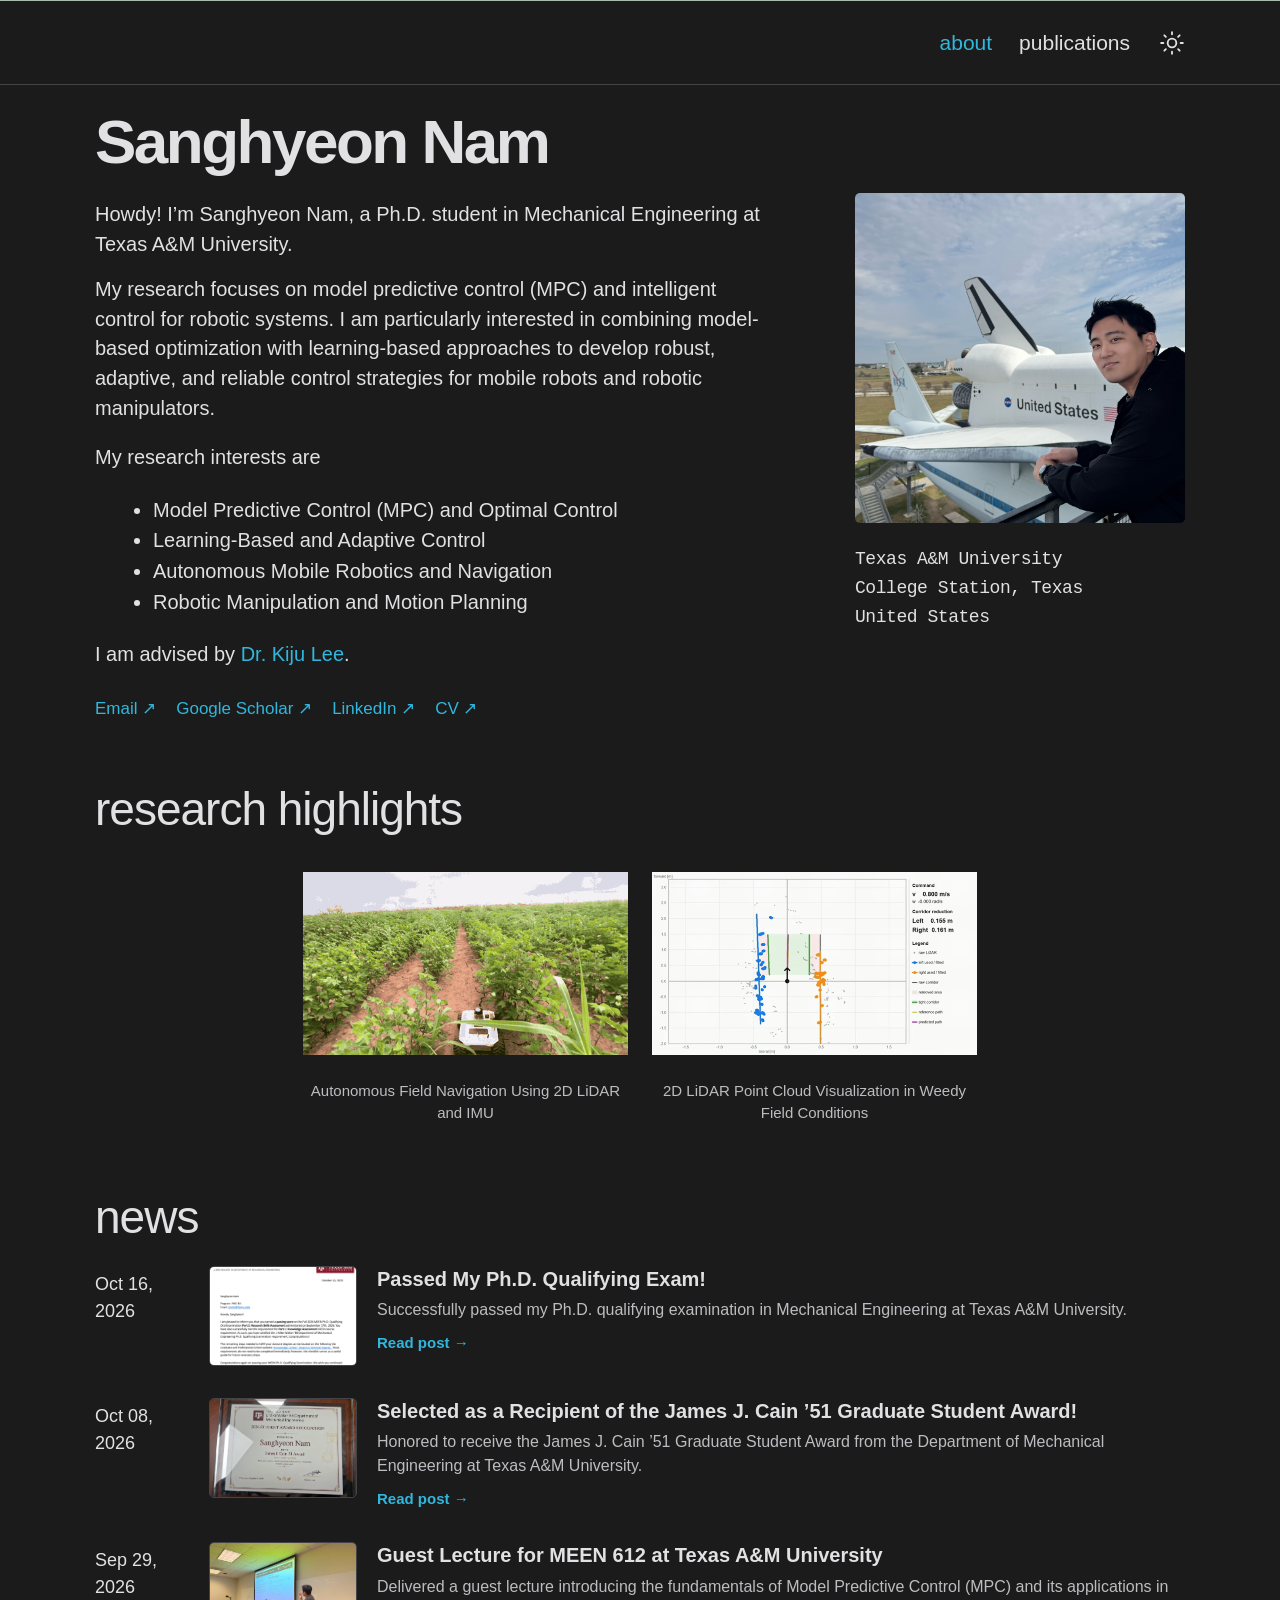
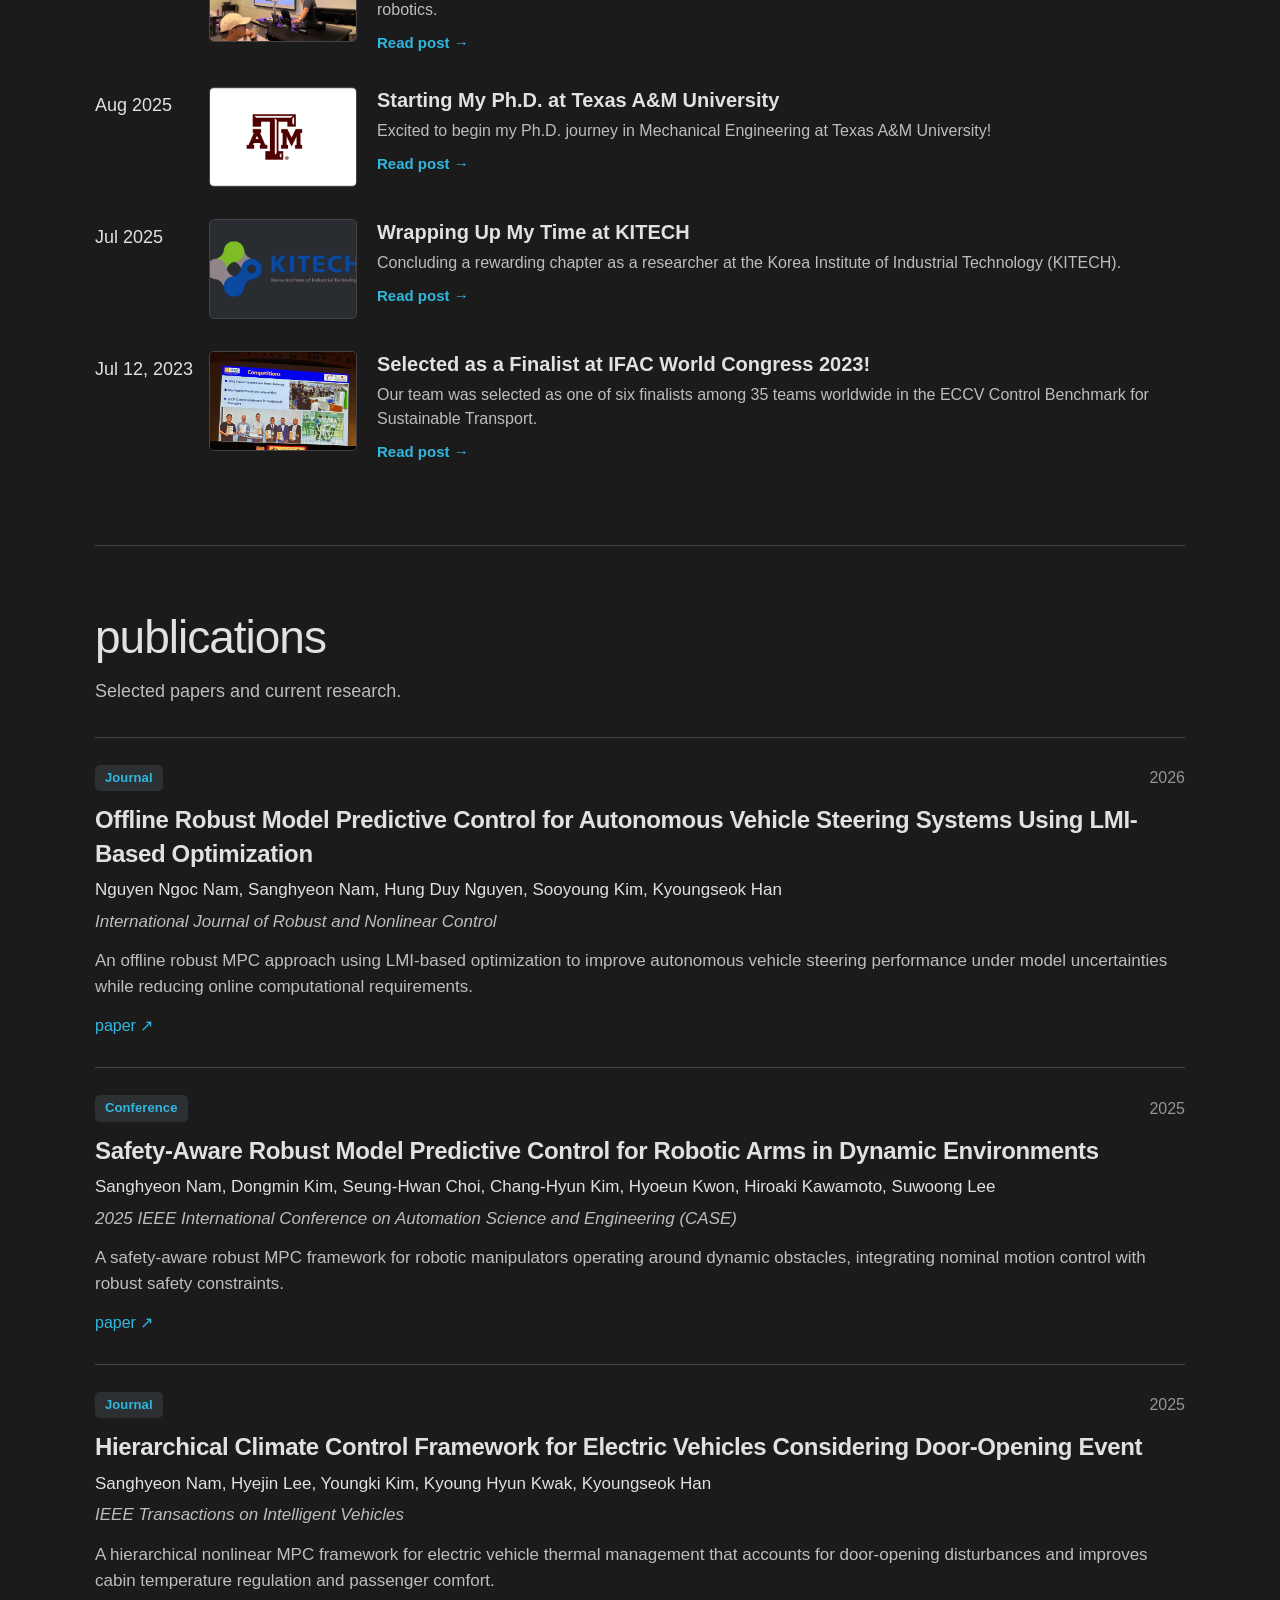
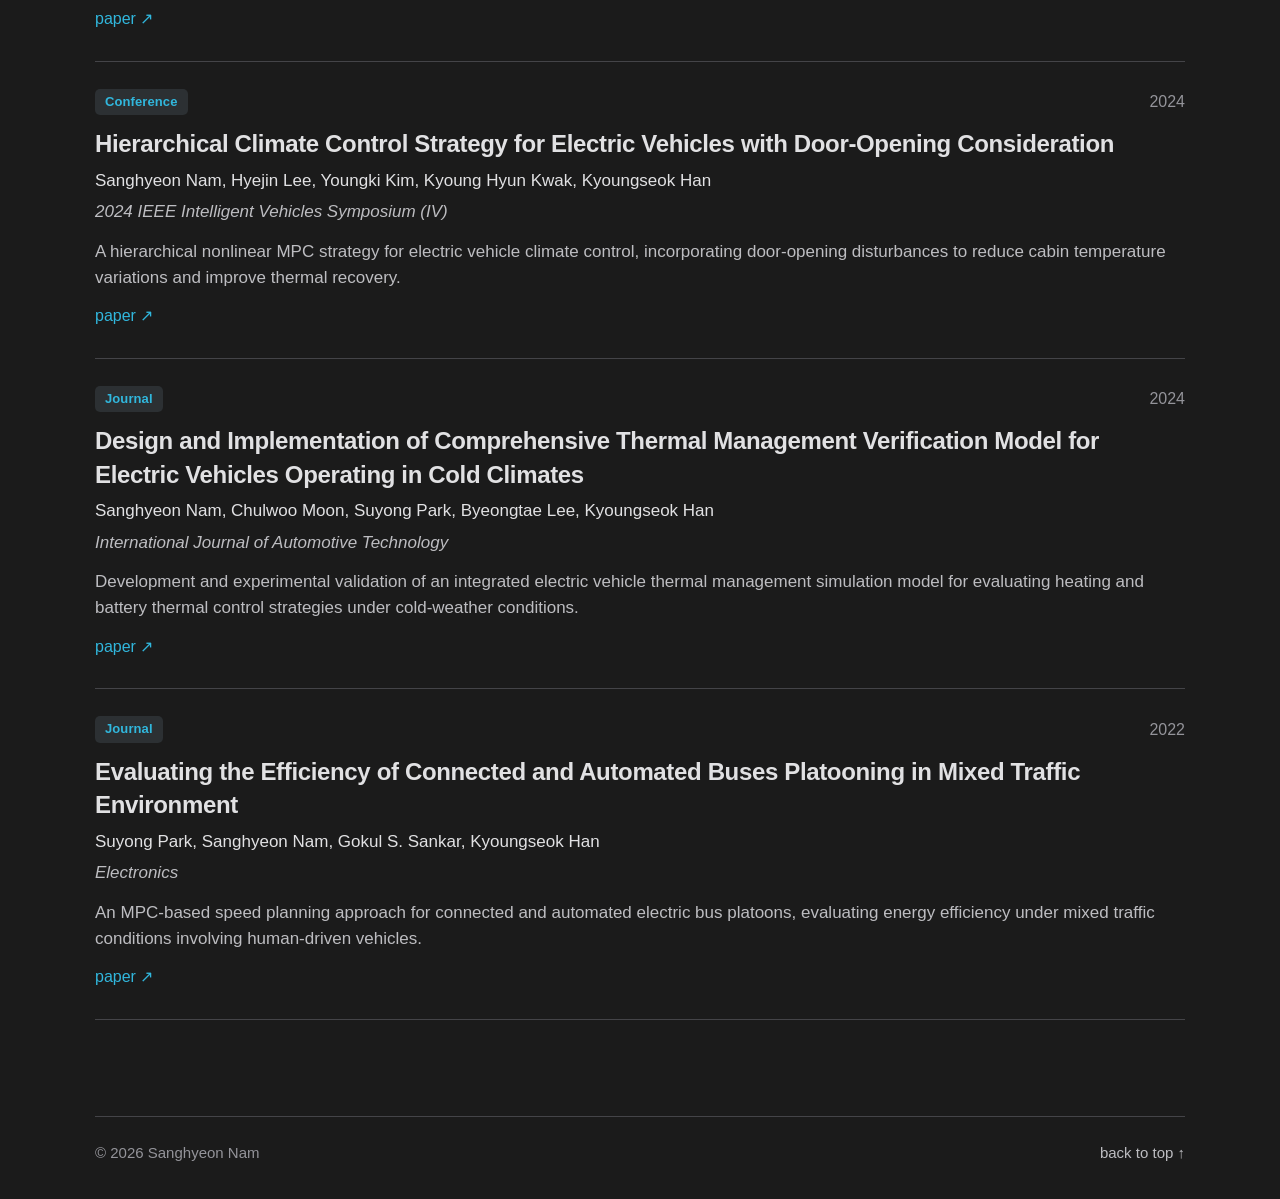
<file: index.html>
<!doctype html>
<html lang="en" data-theme="dark">
<head>
  <meta charset="utf-8">
  <meta name="viewport" content="width=device-width, initial-scale=1">
  <meta name="color-scheme" content="dark light">
  <meta name="theme-color" content="#1b1b1b">
  <meta name="description" content="Sanghyeon Nam — robotics researcher at Texas A&M University. Research, news, and publications.">
  <title>Sanghyeon Nam · Robotics Researcher</title>
  <link rel="icon" href="assets/favicon.svg" type="image/svg+xml">
  <link rel="stylesheet" href="styles.css">
  <script>
    document.addEventListener("DOMContentLoaded", () => {
      const version = Date.now();
  
      const dataScript = document.createElement("script");
      dataScript.src = "site-data.js?v=" + version;
  
      dataScript.onload = () => {
        const appScript = document.createElement("script");
        appScript.src = "script.js?v=" + version;
        document.body.appendChild(appScript);
      };
  
      document.body.appendChild(dataScript);
    });
  </script>
</head>
<body>
  <a class="skip-link" href="#about">Skip to content</a>
  <header class="site-header">
    <nav class="navigation shell" aria-label="Main navigation">
      <a href="#about" class="nav-link is-active" data-nav="about" aria-current="page">about</a>
      <a href="#publications" class="nav-link" data-nav="publications">publications</a>
      <button class="theme-toggle" id="theme-toggle" type="button" aria-label="Switch to light theme" title="Toggle color theme">
        <svg class="sun-icon" viewBox="0 0 24 24" width="26" height="26" fill="none" stroke="currentColor" stroke-width="1.7" stroke-linecap="round" stroke-linejoin="round" aria-hidden="true"><circle cx="12" cy="12" r="4"></circle><path d="M12 2v2m0 16v2M4.93 4.93l1.42 1.42m11.3 11.3 1.42 1.42M2 12h2m16 0h2M4.93 19.07l1.42-1.42m11.3-11.3 1.42-1.42"></path></svg>
        <svg class="moon-icon" viewBox="0 0 24 24" width="25" height="25" fill="none" stroke="currentColor" stroke-width="1.7" stroke-linecap="round" stroke-linejoin="round" aria-hidden="true"><path d="M20.2 15.5A8.8 8.8 0 0 1 8.5 3.8 8.8 8.8 0 1 0 20.2 15.5Z"></path></svg>
      </button>
    </nav>
  </header>

  <main class="shell">
    <section class="about-section" id="about" aria-labelledby="name-heading">
      <h1 class="hero-title" id="name-heading"><strong id="first-name">Sanghyeon</strong> <span id="last-name">Nam</span></h1>

      <div class="about-grid">
        <div class="about-copy">
          <div id="intro-copy" class="intro-copy"></div>
          <div class="interests">
            <p class="interests-label">My research interests are</p>
            <ul id="research-interests"></ul>
          </div>
          <p class="advisor" id="advisor" hidden></p>
          <div id="social-links" class="social-links" aria-label="Profile links"></div>
        </div>

        <aside class="profile-card" aria-label="Profile information">
          <div class="portrait-wrapper">
            <img id="profile-photo" src="assets/portrait-placeholder.svg" alt="Profile portrait placeholder" width="340" height="340">
          </div>
          <div class="profile-meta" id="profile-meta">
            <span>Texas A&amp;M University</span>
            <span>College Station, Texas</span>
          </div>
        </aside>
      </div>

      
      <!-- Research Highlights -->
      <style>
        .research-highlights {
          margin-top: 60px;
          margin-bottom: 65px;
        }
      
        .research-gif-grid {
          display: flex;
          justify-content: center;
          flex-wrap: wrap;
          gap: 24px;
        }
      
        .research-gif-item {
          flex: 0 1 325px;
          max-width: 100%;
          margin: 0;
          text-align: center;
        }
      
        .research-gif-item img {
          display: block;
          width: 100%;
          height: 210px;
          object-fit: contain;
          border-radius: 5px;
        }
      
        .research-gif-item figcaption {
          margin-top: 12px;
          font-size: 15px;
          color: var(--subtext);
        }
      </style>
      
      
      <section class="research-highlights">
        <h2 class="section-heading">research highlights</h2>
      
        <div class="research-gif-grid">
      
          <figure class="research-gif-item">
            <img
              src="assets/Sparse_full.gif"
              alt="Field navigation using only 2D LiDAR and IMU"
            >
            <figcaption>
              Autonomous Field Navigation Using 2D LiDAR and IMU
            </figcaption>
          </figure>
      
          <figure class="research-gif-item">
            <img
              src="assets/Cotton_Lidar_full.gif"
              alt="2D LiDAR point cloud visualization in weedy field conditions"
            >
            <figcaption>
              2D LiDAR Point Cloud Visualization in Weedy Field Conditions
            </figcaption>
          </figure>
      
        </div>
      </section>


     



      
      <section class="news-section" aria-labelledby="news-heading">
        <h2 class="section-heading" id="news-heading">news</h2>
        <div class="news-list" id="news-list"></div>
      </section>
    </section>

    <section class="publications-section" id="publications" aria-labelledby="publications-heading">
      <div class="section-rule"></div>
      <h2 class="section-heading" id="publications-heading">publications</h2>
      <p class="section-intro">Selected papers and current research.</p>
      <div class="publication-list" id="publication-list"></div>
    </section>

    <article id="news-post-page" class="news-post-page" aria-live="polite" hidden></article>
  </main>

  <footer class="site-footer shell">
    <span id="footer-text">© 2026 Sanghyeon Nam</span>
    <a href="#about">back to top <span aria-hidden="true">↑</span></a>
  </footer>
  <!-- Cloudflare Web Analytics --><script type='module' src='https://static.cloudflareinsights.com/beacon.min.js' data-cf-beacon='{"token": "39f2b07a0c9f444ca8e777038324b200"}'></script><!-- End Cloudflare Web Analytics -->
</body>
</html>
</file>
<file: styles.css>
:root {
  color-scheme: dark;
  --bg: #1b1b1b;
  --text: #e1e1e3;
  --subtext: #bdbdc1;
  --muted: #94949a;
  --border: #444448;
  --accent: #31b7dd;
  --hover: #80dbf4;
  --portrait: #292c30;
  --chip-bg: #2c3033;
  --focus: #8edfff;
}
:root[data-theme="light"] {
  color-scheme: light;
  --bg: #fbfbfa;
  --text: #282b31;
  --subtext: #41474e;
  --muted: #6d737b;
  --border: #dadddf;
  --accent: #007aa5;
  --hover: #005d86;
  --portrait: #e9ebec;
  --chip-bg: #eaf4f7;
  --focus: #006b91;
}
* { box-sizing: border-box; }
[hidden] { display: none !important; }
html { scroll-behavior: smooth; scroll-padding-top: 112px; }
body { margin: 0; background: var(--bg); color: var(--text); font-family: -apple-system, BlinkMacSystemFont, "Segoe UI", Roboto, Helvetica, Arial, sans-serif; -webkit-font-smoothing: antialiased; font-size: 20px; line-height: 1.48; transition: background .25s ease, color .25s ease; }
a { color: var(--accent); text-decoration: none; text-underline-offset: 4px; }
a:hover { color: var(--hover); }
a:focus-visible, button:focus-visible { outline: 2px solid var(--focus); outline-offset: 5px; border-radius: 3px; }
.shell { width: min(1090px, calc(100% - 72px)); margin: 0 auto; }
.skip-link { position: absolute; z-index: 100; top: -60px; left: 15px; padding: 10px 16px; background: var(--bg); border: 1px solid var(--accent); }
.skip-link:focus { top: 12px; }
.site-header { min-height: 84px; border-top: 1px solid #a9bdae; border-bottom: 1px solid var(--border); }
.navigation { min-height: 83px; display: flex; align-items: center; justify-content: flex-end; gap: 27px; }
.nav-link { color: var(--text); font-size: 21px; line-height: 1; transition: color .16s; }
.nav-link.is-active, .nav-link:hover { color: var(--accent); }
.theme-toggle { padding: 7px 0 7px 2px; color: var(--text); border: 0; background: none; cursor: pointer; display: grid; place-items: center; }
.theme-toggle:hover { color: var(--accent); }
.moon-icon { display: none; }
:root[data-theme="light"] .sun-icon { display: none; }
:root[data-theme="light"] .moon-icon { display: block; }
.about-section { padding-top: 18px; }
.hero-title { margin: 0 0 12px; font-size: clamp(43px, 5vw, 62px); font-weight: 400; line-height: 1.26; letter-spacing: -2.5px; }
.hero-title strong { font-weight: 750; }
.about-grid { display: grid; grid-template-columns: minmax(0, 1fr) 330px; gap: 76px; align-items: start; }
.about-copy { padding-top: 7px; min-width: 0; }
.intro-copy p { margin: 0 0 16px; }
.intro-copy p:last-child { margin-bottom: 0; }
.interests { margin-top: 20px; }
.interests-label { margin: 0 0 23px; }
.interests ul { margin: 0; padding-left: 58px; }
.interests li { padding-left: 0; margin: 0 0 1px; }
.advisor { margin: 23px 0 0; }
.social-links { margin-top: 26px; display: flex; flex-wrap: wrap; column-gap: 20px; row-gap: 6px; font-size: 17px; }
.social-links:empty { display: none; }
.social-links a { border-bottom: 1px solid transparent; }
.social-links a:hover { border-color: currentColor; }
.profile-card { padding-top: 0; }
.portrait-wrapper { width: 100%; aspect-ratio: 1/1; border-radius: 5px; background: var(--portrait); overflow: hidden; }
.portrait-wrapper img { display: block; width: 100%; height: 100%; object-fit: cover; }
.profile-meta { display: flex; flex-direction: column; margin-top: 22px; font-family: ui-monospace, SFMono-Regular, Menlo, Consolas, "Liberation Mono", monospace; font-size: 18px; line-height: 1.6; letter-spacing: -.45px; }
.news-section { margin-top: 53px; }
.section-heading { margin: 0 0 21px; font-size: 46px; font-weight: 400; line-height: 1.2; letter-spacing: -1px; }
/* ========================================================
   1. News overview and thumbnail links
   ======================================================== */
.news-list { display: flex; flex-direction: column; gap: 32px; }
.news-item { display: grid; grid-template-columns: 99px minmax(0, 1fr); column-gap: 15px; align-items: start; }
.news-date { color: var(--text); font-size: 18px; line-height: 1.5; font-weight: 500; padding-top: 5px; }
.news-story { display: flex; align-items: flex-start; gap: 20px; min-width: 0; color: inherit; }
.news-story-link { border-radius: 5px; }
.news-story-link:hover .news-title { color: var(--hover); }
.news-story-link:hover .news-thumb img { transform: scale(1.035); }
.news-thumb { display: block; flex: 0 0 148px; width: 148px; aspect-ratio: 1.48; border-radius: 5px; overflow: hidden; background: var(--portrait); border: 1px solid var(--border); }
.news-thumb img { display: block; width: 100%; height: 100%; object-fit: cover; transition: transform .2s ease; }
.news-summary { display: flex; flex-direction: column; align-items: flex-start; min-width: 0; }
.news-title { color: var(--text); font-size: 20px; font-weight: 670; line-height: 1.38; transition: color .2s; }
.news-excerpt { display: block; color: var(--subtext); font-size: 16px; line-height: 1.48; margin-top: 5px; }
.news-read-more { display: block; color: var(--accent); font-size: 15px; line-height: 1.5; margin-top: 10px; font-weight: 600; }
.news-description { color: var(--text); font-size: 19px; line-height: 1.54; }
.news-description strong { font-weight: 700; }
.image-unavailable { background: var(--chip-bg); }
/* ========================================================
   2. News article view, image gallery and typography
   ======================================================== */
.news-post-page { width: min(860px, 100%); margin: 0 auto; padding: 47px 0 96px; }
.post-back, .post-bottom-back { display: inline-flex; align-items: center; gap: 6px; font-size: 16px; font-weight: 540; }
.post-back { margin-bottom: 54px; }
.post-header { margin-bottom: 35px; }
.post-kicker { color: var(--accent); font-size: 14px; font-weight: 700; letter-spacing: 1.6px; text-transform: uppercase; margin-bottom: 17px; }
.post-title { max-width: 800px; font-size: clamp(38px, 5vw, 58px); line-height: 1.14; letter-spacing: -1.6px; font-weight: 660; margin: 0 0 19px; }
.post-lead { max-width: 760px; font-size: 21px; line-height: 1.55; color: var(--subtext); margin: 0; }
.news-cover, .post-gallery-photo { margin: 0; }
.news-cover { width: 100%; margin-bottom: 39px; }
.news-cover img { width: 100%; aspect-ratio: 1.9; object-fit: cover; display: block; border-radius: 7px; background: var(--portrait); }
.image-caption { display: block; margin: 9px 0 0; font-size: 13px; color: var(--muted); line-height: 1.5; }
.post-body { max-width: 760px; font-size: 19px; line-height: 1.87; color: var(--text); }
.post-body p { margin: 0 0 21px; }
.post-gallery { margin-top: 49px; }
.post-gallery-title { font-size: 27px; font-weight: 600; margin: 0 0 18px; }
.post-gallery-grid { display: grid; grid-template-columns: repeat(2, minmax(0, 1fr)); gap: 20px; }
.news-gallery-frame { background: var(--portrait); overflow: hidden; border-radius: 6px; }
.news-gallery-frame img { display: block; width: 100%; aspect-ratio: 1.45; object-fit: cover; }
.post-links { display: flex; flex-wrap: wrap; gap: 20px; margin-top: 32px; font-size: 17px; }
.post-bottom-back { border-top: 1px solid var(--border); display: block; padding-top: 27px; margin-top: 63px; }
.publications-section { padding: 82px 0 96px; }
.section-rule { border-top: 1px solid var(--border); margin-bottom: 64px; }
.section-intro { margin: -8px 0 32px; color: var(--subtext); font-size: 18px; }
.publication-list { display: flex; flex-direction: column; }
.publication { padding: 27px 0 30px; border-top: 1px solid var(--border); }
.publication:last-child { border-bottom: 1px solid var(--border); }
.publication-topline { display: flex; align-items: center; justify-content: space-between; gap: 18px; margin-bottom: 12px; }
.publication-type { display: inline-flex; align-items: center; border-radius: 5px; background: var(--chip-bg); color: var(--accent); padding: 3px 10px 4px; font-size: 13px; font-weight: 650; letter-spacing: .1px; }
.publication-year { color: var(--muted); font-size: 16px; }
.publication-title { margin: 0 0 7px; font-size: 24px; line-height: 1.4; font-weight: 650; letter-spacing: -.35px; }
.publication-authors, .publication-venue, .publication-description { margin: 0 0 5px; font-size: 17px; line-height: 1.55; }
.publication-authors { color: var(--text); }
.publication-venue { color: var(--subtext); font-style: italic; }
.publication-description { color: var(--subtext); margin-top: 13px; }
.publication-links { display: flex; gap: 18px; flex-wrap: wrap; margin-top: 13px; font-size: 16px; }
.empty-message { color: var(--subtext); font-size: 17px; border-top: 1px solid var(--border); padding: 23px 0; }
.site-footer { display: flex; justify-content: space-between; align-items: center; gap: 12px; padding: 25px 0 35px; border-top: 1px solid var(--border); color: var(--muted); font-size: 15px; }
.site-footer a { color: var(--subtext); }
.site-footer a:hover { color: var(--accent); }
@media (min-width: 1250px) { .shell { width: 1090px; } }
@media (max-width: 900px) {
  body { font-size: 18px; }
  .about-grid { grid-template-columns: minmax(0, 1fr) 270px; gap: 35px; }
  .profile-meta { font-size: 15px; }
  .interests ul { padding-left: 38px; }
  .news-section { margin-top: 60px; }
}
@media (max-width: 690px) {
  .shell { width: min(100% - 40px, 500px); }
  .site-header { min-height: 66px; }
  .navigation { min-height: 65px; gap: 22px; }
  .nav-link { font-size: 17px; }
  .theme-toggle svg { width: 23px; height: 23px; }
  .about-section { padding-top: 24px; }
  .hero-title { font-size: clamp(40px, 10vw, 54px); line-height: 1.2; letter-spacing: -1.8px; margin-bottom: 25px; }
  .about-grid { grid-template-columns: 1fr; gap: 28px; }
  .about-copy { padding-top: 0; }
  .intro-copy p { margin-bottom: 14px; }
  .interests { margin-top: 25px; }
  .interests-label { margin-bottom: 11px; }
  .interests ul { padding-left: 30px; }
  .profile-card { display: grid; grid-template-columns: 118px minmax(0, 1fr); gap: 18px; align-items: center; }
  .portrait-wrapper { width: 118px; }
  .profile-meta { margin-top: 0; font-size: 14px; line-height: 1.6; letter-spacing: -.4px; overflow-wrap: anywhere; }
  .news-section { margin-top: 58px; }
  .section-heading { font-size: 38px; margin-bottom: 19px; }
  .news-list { gap: 26px; }
  .news-item { grid-template-columns: 1fr; gap: 8px; }
  .news-date { padding-top: 0; font-size: 14px; color: var(--muted); }
  .news-story { gap: 14px; }
  .news-thumb { flex-basis: 110px; width: 110px; }
  .news-title { font-size: 17px; }
  .news-excerpt { font-size: 14px; }
  .news-read-more { font-size: 14px; margin-top: 7px; }
  .news-description { font-size: 16px; }
  .news-post-page { padding-top: 33px; padding-bottom: 70px; }
  .post-back { margin-bottom: 37px; }
  .post-title { font-size: clamp(34px, 9vw, 48px); }
  .post-lead { font-size: 17px; }
  .post-body { font-size: 17px; line-height: 1.78; }
  .post-gallery-grid { grid-template-columns: 1fr; }
  .publications-section { padding: 70px 0 80px; }
  .section-rule { margin-bottom: 48px; }
  .publication-title { font-size: 21px; }
  .publication-description, .publication-authors, .publication-venue { font-size: 16px; }
  .site-footer { font-size: 13px; }
}
@media (prefers-reduced-motion: reduce) { html { scroll-behavior: auto; } *, *::before, *::after { transition-duration: .01ms !important; animation-duration: .01ms !important; } }
</file>
